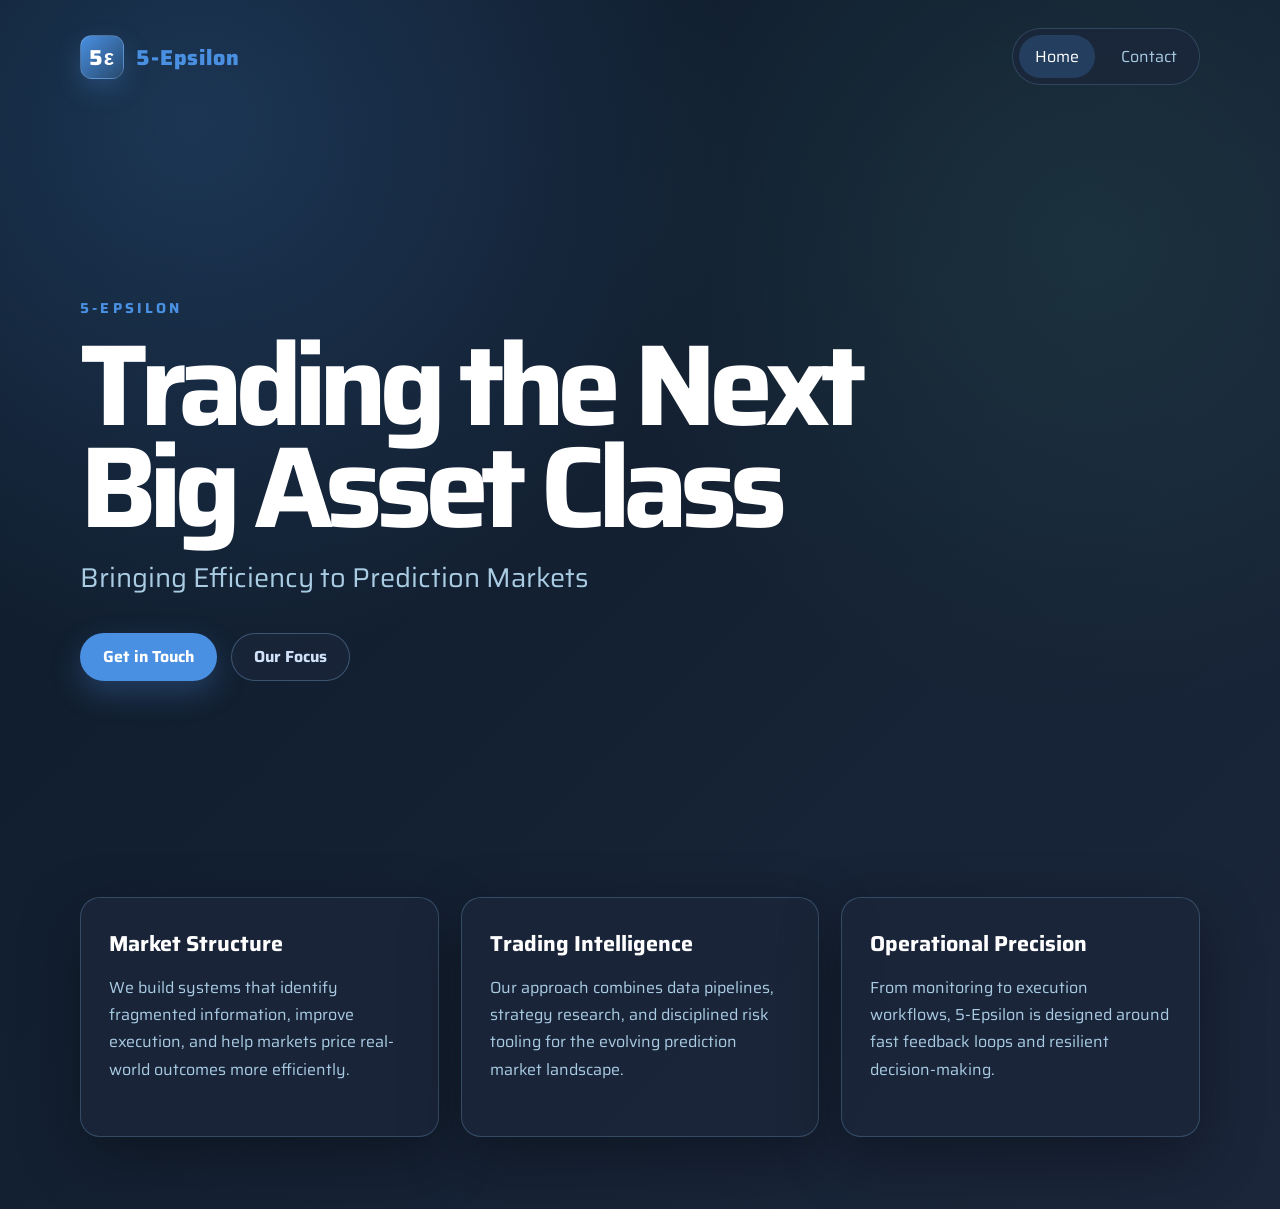
<file: index.html>
<!DOCTYPE html>
<html lang="en">
<head>
    <meta charset="UTF-8">
    <meta name="viewport" content="width=device-width, initial-scale=1.0">
    <title>5-Epsilon | Prediction Market Trading</title>
    <link rel="stylesheet" href="static/css/style.css">
</head>
<body>
    <header class="site-header">
        <a class="brand" href="index.html" aria-label="5-Epsilon home">
            <span class="brand-mark">5ε</span>
            <span>5-Epsilon</span>
        </a>

        <nav class="site-nav" aria-label="Primary navigation">
            <a href="index.html" aria-current="page">Home</a>
            <a href="contact.html">Contact</a>
        </nav>
    </header>

    <main>
        <section class="hero">
            <div class="hero-content">
                <p class="eyebrow">5-Epsilon</p>
                <h1>Trading the Next Big Asset Class</h1>
                <p class="hero-subtitle">Bringing Efficiency to Prediction Markets</p>
                <div class="hero-actions">
                    <a class="button button-primary" href="contact.html">Get in Touch</a>
                    <a class="button button-secondary" href="#focus">Our Focus</a>
                </div>
            </div>
        </section>

        <section id="focus" class="section-grid" aria-label="Company focus">
            <article class="info-card">
                <h2>Market Structure</h2>
                <p>We build systems that identify fragmented information, improve execution, and help markets price real-world outcomes more efficiently.</p>
            </article>
            <article class="info-card">
                <h2>Trading Intelligence</h2>
                <p>Our approach combines data pipelines, strategy research, and disciplined risk tooling for the evolving prediction market landscape.</p>
            </article>
            <article class="info-card">
                <h2>Operational Precision</h2>
                <p>From monitoring to execution workflows, 5-Epsilon is designed around fast feedback loops and resilient decision-making.</p>
            </article>
        </section>
    </main>
</body>
</html>
</file>
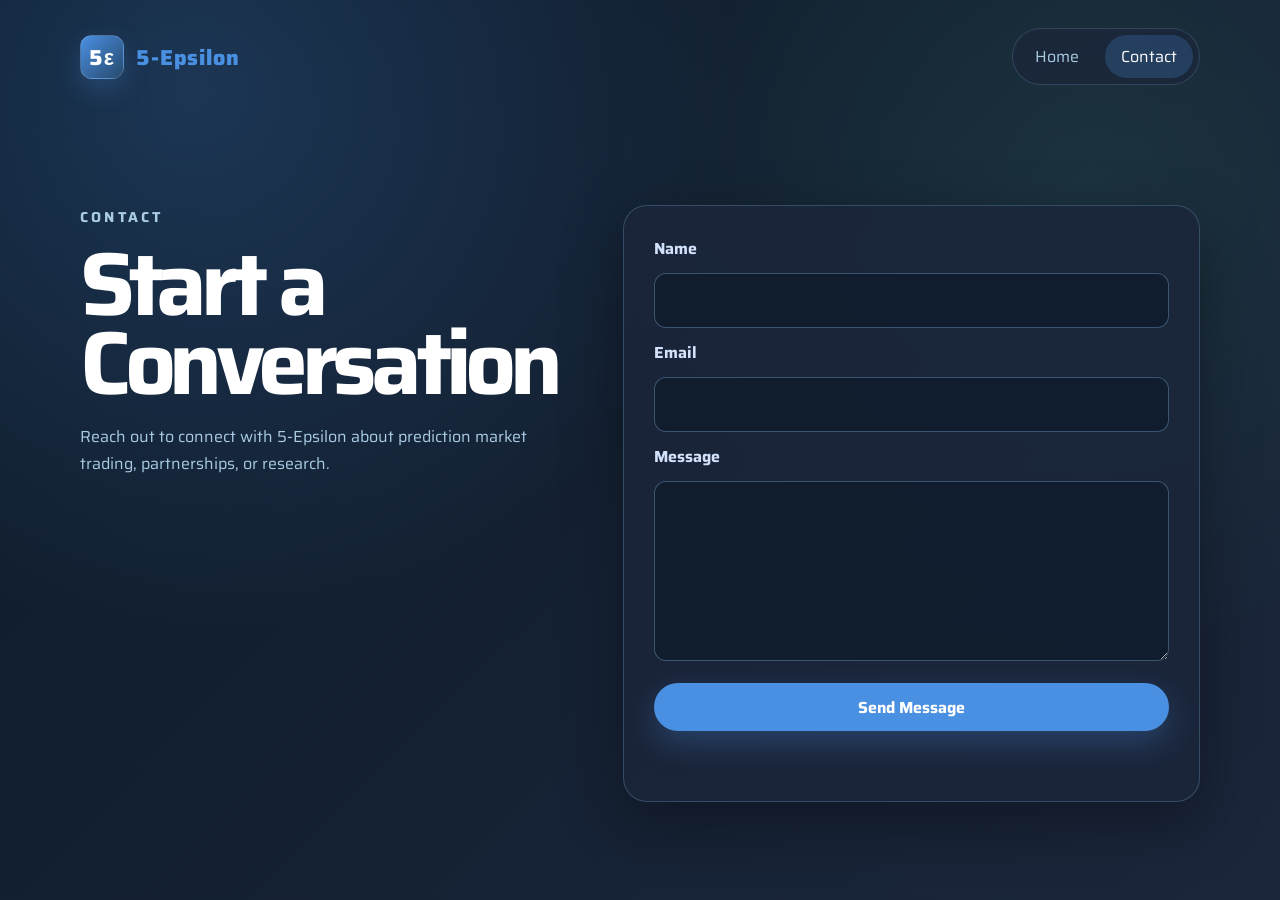
<file: contact.html>
<!DOCTYPE html>
<html lang="en">
<head>
    <meta charset="UTF-8">
    <meta name="viewport" content="width=device-width, initial-scale=1.0">
    <title>Contact | 5-Epsilon</title>
    <link rel="stylesheet" href="static/css/style.css">
</head>
<body>
    <header class="site-header">
        <a class="brand" href="index.html" aria-label="5-Epsilon home">
            <span class="brand-mark">5ε</span>
            <span>5-Epsilon</span>
        </a>

        <nav class="site-nav" aria-label="Primary navigation">
            <a href="index.html">Home</a>
            <a href="contact.html" aria-current="page">Contact</a>
        </nav>
    </header>

    <main class="contact-page">
        <section class="contact-intro">
            <p class="eyebrow">Contact</p>
            <h1>Start a Conversation</h1>
            <p>Reach out to connect with 5-Epsilon about prediction market trading, partnerships, or research.</p>
        </section>

        <section class="contact-panel">
            <form class="contact-form" id="contactForm">
                <label for="name">Name</label>
                <input id="name" name="name" type="text" autocomplete="name" required>

                <label for="email">Email</label>
                <input id="email" name="email" type="email" autocomplete="email" required>

                <label for="message">Message</label>
                <textarea id="message" name="message" rows="6" required></textarea>

                <button class="button button-primary" type="submit">Send Message</button>
                <p class="form-note" id="formNote" role="status" aria-live="polite"></p>
            </form>
        </section>
    </main>

    <script>
        const form = document.getElementById('contactForm');
        const formNote = document.getElementById('formNote');

        form.addEventListener('submit', (event) => {
            event.preventDefault();
            formNote.textContent = 'Thanks for reaching out. We will be in touch shortly.';
            form.reset();
        });
    </script>
</body>
</html>
</file>
<file: static/css/style.css>
@import url('https://fonts.googleapis.com/css2?family=Saira:wght@300;400;500;600;700;800&display=swap');

:root {
    --bg: #0d1b2a;
    --bg-raised: #1b263b;
    --bg-muted: #14213d;
    --border: #415a77;
    --text: #d0e1f9;
    --text-muted: #a9cce3;
    --accent: #4a90e2;
    --accent-strong: #3a6ea5;
    --positive: #66ffb2;
    --shadow: 0 20px 60px rgba(0, 0, 0, 0.35);
}

* {
    box-sizing: border-box;
}

html {
    scroll-behavior: smooth;
}

body {
    min-height: 100vh;
    margin: 0;
    color: var(--text);
    font-family: 'Saira', sans-serif;
    background:
        radial-gradient(circle at 15% 10%, rgba(74, 144, 226, 0.22), transparent 34rem),
        radial-gradient(circle at 85% 20%, rgba(102, 255, 178, 0.08), transparent 30rem),
        linear-gradient(135deg, var(--bg) 0%, var(--bg-raised) 100%);
}

a {
    color: inherit;
    text-decoration: none;
}

.site-header {
    display: flex;
    align-items: center;
    justify-content: space-between;
    width: min(1120px, calc(100% - 40px));
    margin: 0 auto;
    padding: 28px 0;
}

.brand,
.site-nav {
    display: flex;
    align-items: center;
}

.brand {
    gap: 12px;
    color: var(--accent);
    font-size: 1.35rem;
    font-weight: 800;
    letter-spacing: 0.04em;
}

.brand-mark {
    display: grid;
    width: 44px;
    height: 44px;
    place-items: center;
    color: #ffffff;
    border: 1px solid rgba(208, 225, 249, 0.18);
    border-radius: 12px;
    background: linear-gradient(135deg, var(--accent), #27496d);
    box-shadow: 0 10px 24px rgba(74, 144, 226, 0.25);
}

.site-nav {
    gap: 10px;
    padding: 6px;
    border: 1px solid rgba(65, 90, 119, 0.6);
    border-radius: 999px;
    background: rgba(27, 38, 59, 0.74);
    backdrop-filter: blur(12px);
}

.site-nav a {
    padding: 9px 16px;
    color: var(--text-muted);
    border-radius: 999px;
    transition: color 0.2s ease, background-color 0.2s ease;
}

.site-nav a:hover,
.site-nav a[aria-current='page'] {
    color: #ffffff;
    background: rgba(74, 144, 226, 0.22);
}

main {
    width: min(1120px, calc(100% - 40px));
    margin: 0 auto;
}

.hero {
    display: flex;
    align-items: center;
    min-height: calc(100vh - 116px);
    padding: 56px 0 88px;
}

.hero-content {
    max-width: 860px;
}

.eyebrow {
    margin: 0 0 16px;
    color: var(--accent);
    font-size: 0.9rem;
    font-weight: 700;
    letter-spacing: 0.22em;
    text-transform: uppercase;
}

h1,
h2,
p {
    margin-top: 0;
}

h1 {
    max-width: 820px;
    margin-bottom: 20px;
    color: #ffffff;
    font-size: clamp(3.4rem, 9vw, 7.5rem);
    line-height: 0.88;
    letter-spacing: -0.07em;
}

.hero-subtitle {
    max-width: 620px;
    margin-bottom: 34px;
    color: var(--text-muted);
    font-size: clamp(1.15rem, 2.4vw, 1.7rem);
    line-height: 1.5;
}

.hero-actions {
    display: flex;
    flex-wrap: wrap;
    gap: 14px;
}

.button {
    display: inline-flex;
    align-items: center;
    justify-content: center;
    min-height: 48px;
    padding: 0 22px;
    border: 1px solid transparent;
    border-radius: 999px;
    font: inherit;
    font-weight: 700;
    cursor: pointer;
    transition: transform 0.2s ease, box-shadow 0.2s ease, background-color 0.2s ease;
}

.button:hover {
    transform: translateY(-2px);
}

.button-primary {
    color: #ffffff;
    background: var(--accent);
    box-shadow: 0 12px 30px rgba(74, 144, 226, 0.28);
}

.button-primary:hover {
    background: var(--accent-strong);
}

.button-secondary {
    color: var(--text);
    border-color: rgba(65, 90, 119, 0.9);
    background: rgba(27, 38, 59, 0.72);
}

.info-card,
.contact-panel {
    border: 1px solid rgba(65, 90, 119, 0.72);
    background: rgba(27, 38, 59, 0.86);
    box-shadow: var(--shadow);
}

.positive {
    color: var(--positive) !important;
}

.section-grid {
    display: grid;
    grid-template-columns: repeat(3, 1fr);
    gap: 22px;
    padding: 0 0 72px;
}

.info-card {
    min-height: 240px;
    padding: 28px;
    border-radius: 20px;
    transition: transform 0.3s ease, box-shadow 0.3s ease;
}

.info-card:hover {
    transform: translateY(-5px);
    box-shadow: 0 24px 70px rgba(0, 0, 0, 0.46);
}

.info-card h2 {
    margin-bottom: 14px;
    color: #ffffff;
    font-size: 1.35rem;
}

.info-card p,
.contact-intro p {
    color: var(--text-muted);
    line-height: 1.7;
}

.contact-page {
    display: grid;
    grid-template-columns: minmax(0, 0.85fr) minmax(320px, 1fr);
    gap: 52px;
    align-items: start;
    padding: 92px 0;
}

.contact-intro h1 {
    font-size: clamp(3rem, 7vw, 5.8rem);
}

.contact-panel {
    padding: 30px;
    border-radius: 24px;
}

.contact-form {
    display: grid;
    gap: 12px;
}

.contact-form label {
    color: var(--text);
    font-weight: 700;
}

.contact-form input,
.contact-form textarea {
    width: 100%;
    padding: 14px 16px;
    color: var(--text);
    font: inherit;
    border: 1px solid rgba(65, 90, 119, 0.9);
    border-radius: 12px;
    outline: none;
    background: rgba(13, 27, 42, 0.74);
    transition: border-color 0.2s ease, box-shadow 0.2s ease;
}

.contact-form textarea {
    resize: vertical;
}

.contact-form input:focus,
.contact-form textarea:focus {
    border-color: var(--accent);
    box-shadow: 0 0 0 4px rgba(74, 144, 226, 0.16);
}

.contact-form button {
    margin-top: 10px;
}

.form-note {
    min-height: 1.5rem;
    margin: 4px 0 0;
    color: var(--positive);
}

@media (max-width: 860px) {
    .site-header,
    .contact-page {
        grid-template-columns: 1fr;
    }

    .site-header {
        display: grid;
        gap: 18px;
    }

    .site-nav {
        justify-content: space-between;
        width: 100%;
    }

    .hero {
        min-height: auto;
        padding-top: 36px;
    }

    .section-grid {
        grid-template-columns: 1fr;
    }
}

@media (max-width: 520px) {
    .site-header,
    main {
        width: min(100% - 28px, 1120px);
    }

    h1 {
        font-size: 3.2rem;
    }

    .contact-panel,
    .info-card {
        padding: 22px;
    }
}
</file>
